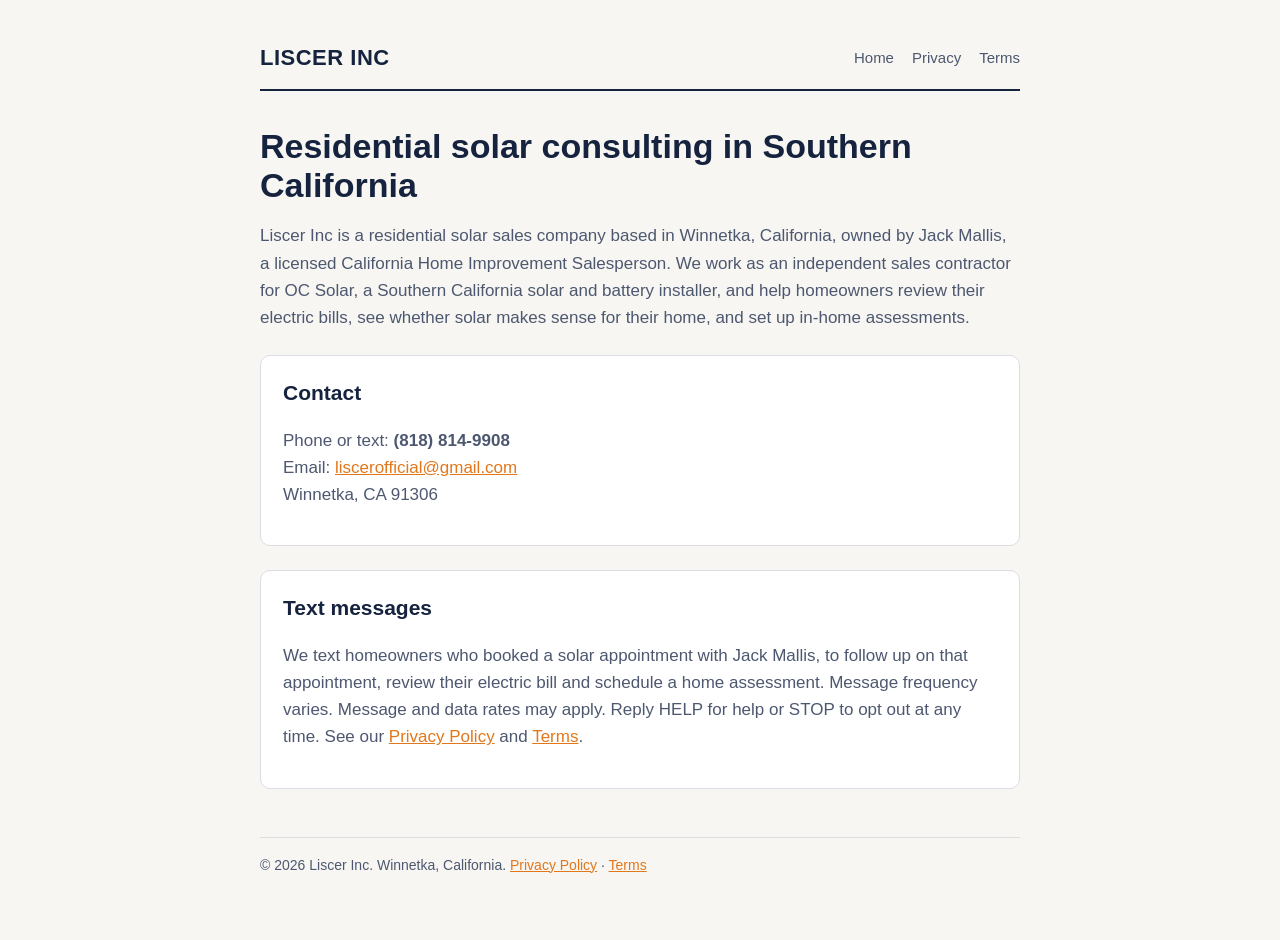
<file: index.html>
<!doctype html><html lang="en"><head><meta charset="utf-8"><meta name="viewport" content="width=device-width,initial-scale=1"><link rel="stylesheet" href="/style.css"><title>Liscer Inc</title><meta name="description" content="Liscer Inc is a residential solar sales company in Los Angeles County, California."></head><body><div class="wrap"><header><a class="logo" href="/">LISCER INC</a><nav><a href="/">Home</a><a href="/privacy.html">Privacy</a><a href="/terms.html">Terms</a></nav></header>
<h1>Residential solar consulting in Southern California</h1>
<p>Liscer Inc is a residential solar sales company based in Winnetka, California, owned by Jack Mallis, a licensed California Home Improvement Salesperson. We work as an independent sales contractor for OC Solar, a Southern California solar and battery installer, and help homeowners review their electric bills, see whether solar makes sense for their home, and set up in-home assessments.</p>
<div class="card"><h2 style="margin-top:0">Contact</h2>
<p>Phone or text: <strong>(818) 814-9908</strong><br>Email: <a href="mailto:liscerofficial@gmail.com">liscerofficial@gmail.com</a><br>Winnetka, CA 91306</p></div>
<div class="card"><h2 style="margin-top:0">Text messages</h2>
<p>We text homeowners who booked a solar appointment with Jack Mallis, to follow up on that appointment, review their electric bill and schedule a home assessment. Message frequency varies. Message and data rates may apply. Reply HELP for help or STOP to opt out at any time. See our <a href="/privacy.html">Privacy Policy</a> and <a href="/terms.html">Terms</a>.</p></div>
<footer>&copy; 2026 Liscer Inc. Winnetka, California. <a href="/privacy.html">Privacy Policy</a> &middot; <a href="/terms.html">Terms</a></footer></div></body></html>
</file>
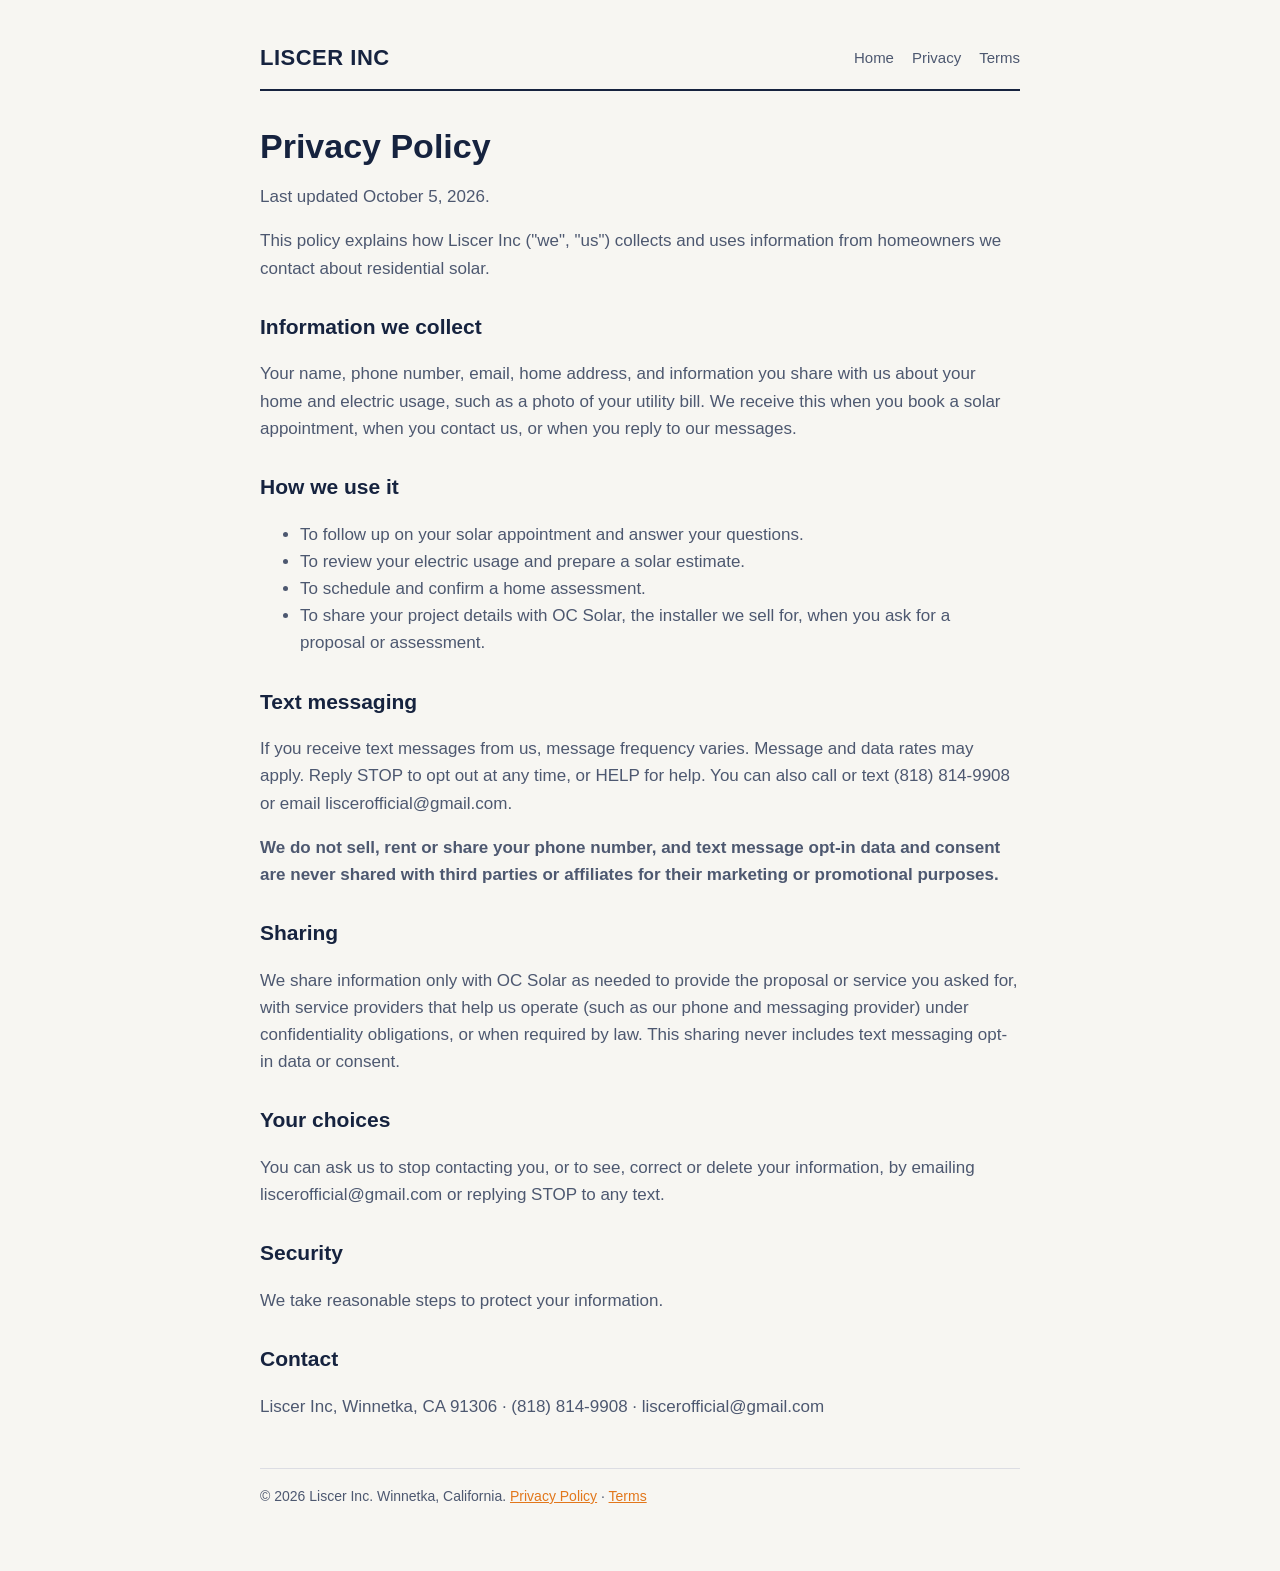
<file: privacy.html>
<!doctype html><html lang="en"><head><meta charset="utf-8"><meta name="viewport" content="width=device-width,initial-scale=1"><link rel="stylesheet" href="/style.css"><title>Privacy Policy · Liscer Inc</title></head><body><div class="wrap"><header><a class="logo" href="/">LISCER INC</a><nav><a href="/">Home</a><a href="/privacy.html">Privacy</a><a href="/terms.html">Terms</a></nav></header>
<h1>Privacy Policy</h1><p>Last updated October 5, 2026.</p>
<p>This policy explains how Liscer Inc ("we", "us") collects and uses information from homeowners we contact about residential solar.</p>
<h2>Information we collect</h2><p>Your name, phone number, email, home address, and information you share with us about your home and electric usage, such as a photo of your utility bill. We receive this when you book a solar appointment, when you contact us, or when you reply to our messages.</p>
<h2>How we use it</h2><ul><li>To follow up on your solar appointment and answer your questions.</li><li>To review your electric usage and prepare a solar estimate.</li><li>To schedule and confirm a home assessment.</li><li>To share your project details with OC Solar, the installer we sell for, when you ask for a proposal or assessment.</li></ul>
<h2>Text messaging</h2><p>If you receive text messages from us, message frequency varies. Message and data rates may apply. Reply STOP to opt out at any time, or HELP for help. You can also call or text (818) 814-9908 or email liscerofficial@gmail.com.</p>
<p><strong>We do not sell, rent or share your phone number, and text message opt-in data and consent are never shared with third parties or affiliates for their marketing or promotional purposes.</strong></p>
<h2>Sharing</h2><p>We share information only with OC Solar as needed to provide the proposal or service you asked for, with service providers that help us operate (such as our phone and messaging provider) under confidentiality obligations, or when required by law. This sharing never includes text messaging opt-in data or consent.</p>
<h2>Your choices</h2><p>You can ask us to stop contacting you, or to see, correct or delete your information, by emailing liscerofficial@gmail.com or replying STOP to any text.</p>
<h2>Security</h2><p>We take reasonable steps to protect your information.</p>
<h2>Contact</h2><p>Liscer Inc, Winnetka, CA 91306 &middot; (818) 814-9908 &middot; liscerofficial@gmail.com</p>
<footer>&copy; 2026 Liscer Inc. Winnetka, California. <a href="/privacy.html">Privacy Policy</a> &middot; <a href="/terms.html">Terms</a></footer></div></body></html>
</file>
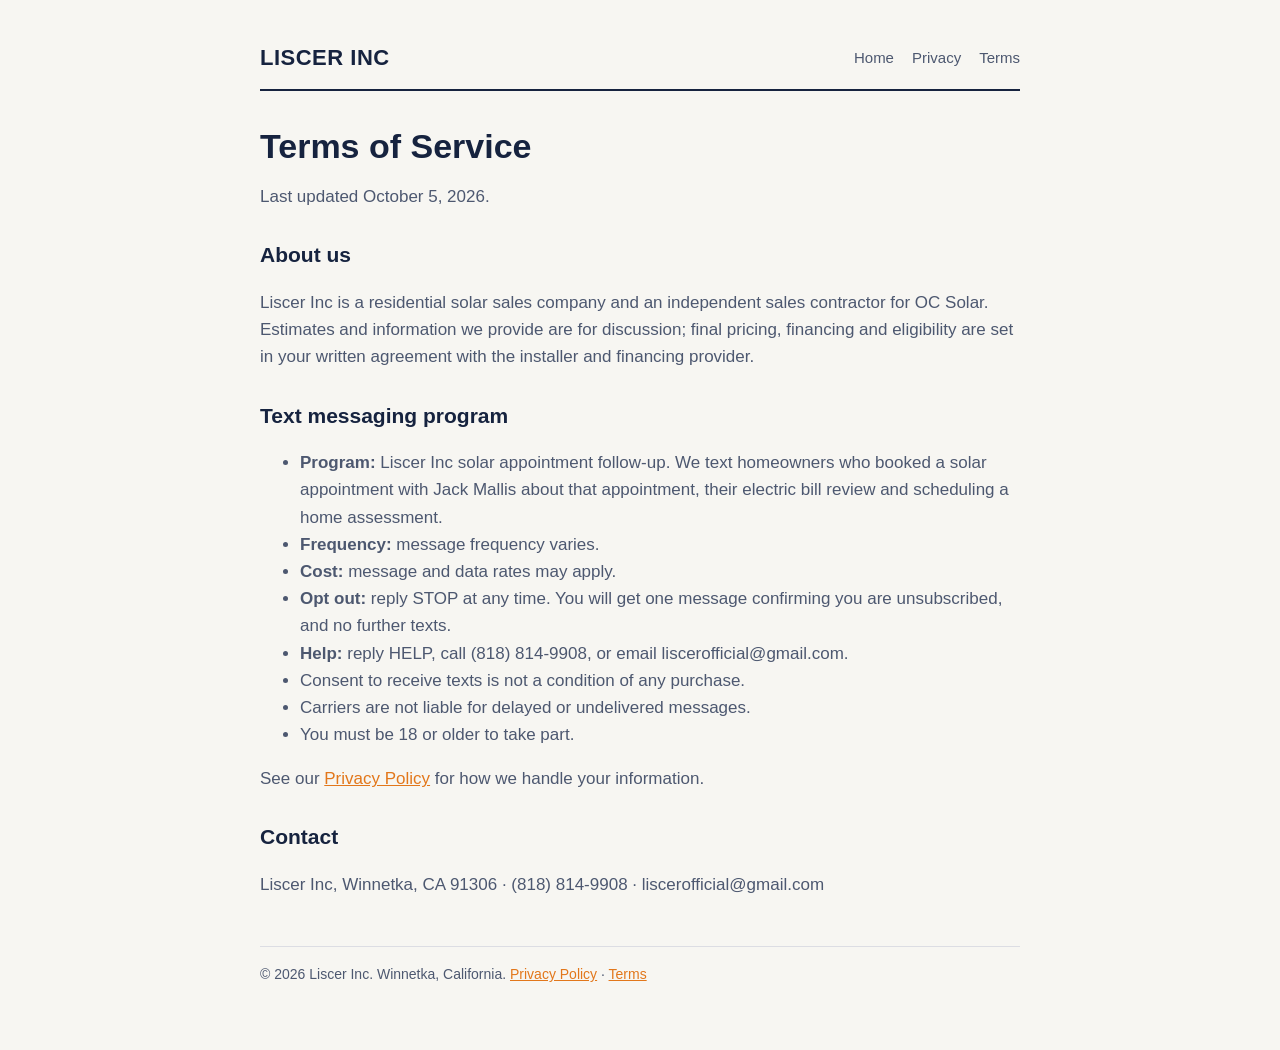
<file: terms.html>
<!doctype html><html lang="en"><head><meta charset="utf-8"><meta name="viewport" content="width=device-width,initial-scale=1"><link rel="stylesheet" href="/style.css"><title>Terms · Liscer Inc</title></head><body><div class="wrap"><header><a class="logo" href="/">LISCER INC</a><nav><a href="/">Home</a><a href="/privacy.html">Privacy</a><a href="/terms.html">Terms</a></nav></header>
<h1>Terms of Service</h1><p>Last updated October 5, 2026.</p>
<h2>About us</h2><p>Liscer Inc is a residential solar sales company and an independent sales contractor for OC Solar. Estimates and information we provide are for discussion; final pricing, financing and eligibility are set in your written agreement with the installer and financing provider.</p>
<h2>Text messaging program</h2><ul>
<li><strong>Program:</strong> Liscer Inc solar appointment follow-up. We text homeowners who booked a solar appointment with Jack Mallis about that appointment, their electric bill review and scheduling a home assessment.</li>
<li><strong>Frequency:</strong> message frequency varies.</li>
<li><strong>Cost:</strong> message and data rates may apply.</li>
<li><strong>Opt out:</strong> reply STOP at any time. You will get one message confirming you are unsubscribed, and no further texts.</li>
<li><strong>Help:</strong> reply HELP, call (818) 814-9908, or email liscerofficial@gmail.com.</li>
<li>Consent to receive texts is not a condition of any purchase.</li>
<li>Carriers are not liable for delayed or undelivered messages.</li>
<li>You must be 18 or older to take part.</li></ul>
<p>See our <a href="/privacy.html">Privacy Policy</a> for how we handle your information.</p>
<h2>Contact</h2><p>Liscer Inc, Winnetka, CA 91306 &middot; (818) 814-9908 &middot; liscerofficial@gmail.com</p>
<footer>&copy; 2026 Liscer Inc. Winnetka, California. <a href="/privacy.html">Privacy Policy</a> &middot; <a href="/terms.html">Terms</a></footer></div></body></html>
</file>
<file: style.css>
:root{--ink:#16233F;--soft:#4D5870;--line:#DCDDE3;--bg:#F7F6F2;--accent:#E2771B}
*{box-sizing:border-box}body{margin:0;background:var(--bg);color:var(--ink);font:17px/1.6 -apple-system,"Helvetica Neue",Arial,sans-serif;padding:0 16px}
.wrap{max-width:760px;margin:0 auto;padding:40px 0 64px}
header{display:flex;justify-content:space-between;align-items:center;flex-wrap:wrap;gap:12px;border-bottom:2px solid var(--ink);padding-bottom:14px}
.logo{font-weight:800;font-size:22px;letter-spacing:.5px;text-decoration:none;color:var(--ink)}
nav a{color:var(--soft);text-decoration:none;margin-left:18px;font-size:15px}
h1{font-size:34px;line-height:1.15;margin:36px 0 12px}h2{font-size:21px;margin:28px 0 8px}
p,li{color:var(--soft)}a{color:var(--accent)}
.card{background:#fff;border:1px solid var(--line);border-radius:10px;padding:20px 22px;margin-top:24px}
footer{margin-top:48px;border-top:1px solid var(--line);padding-top:16px;font-size:14px;color:var(--soft)}
</file>
